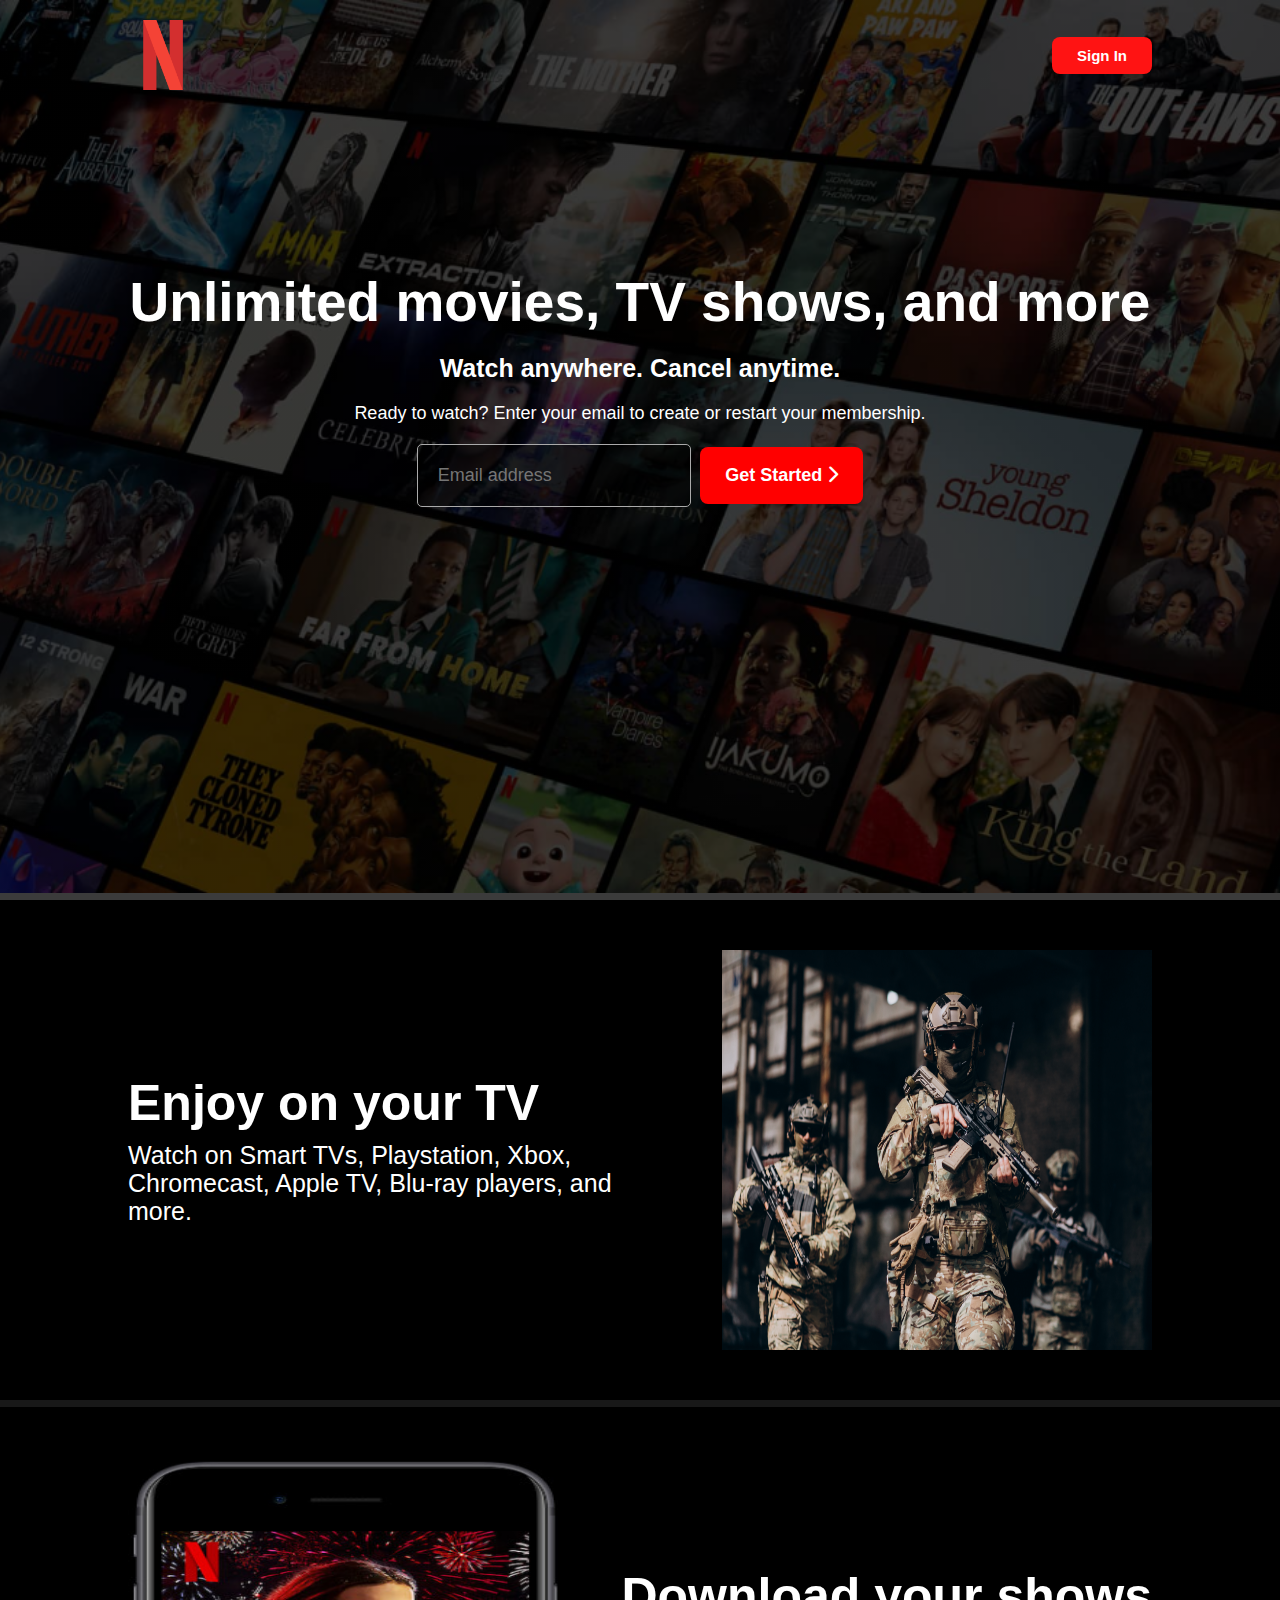
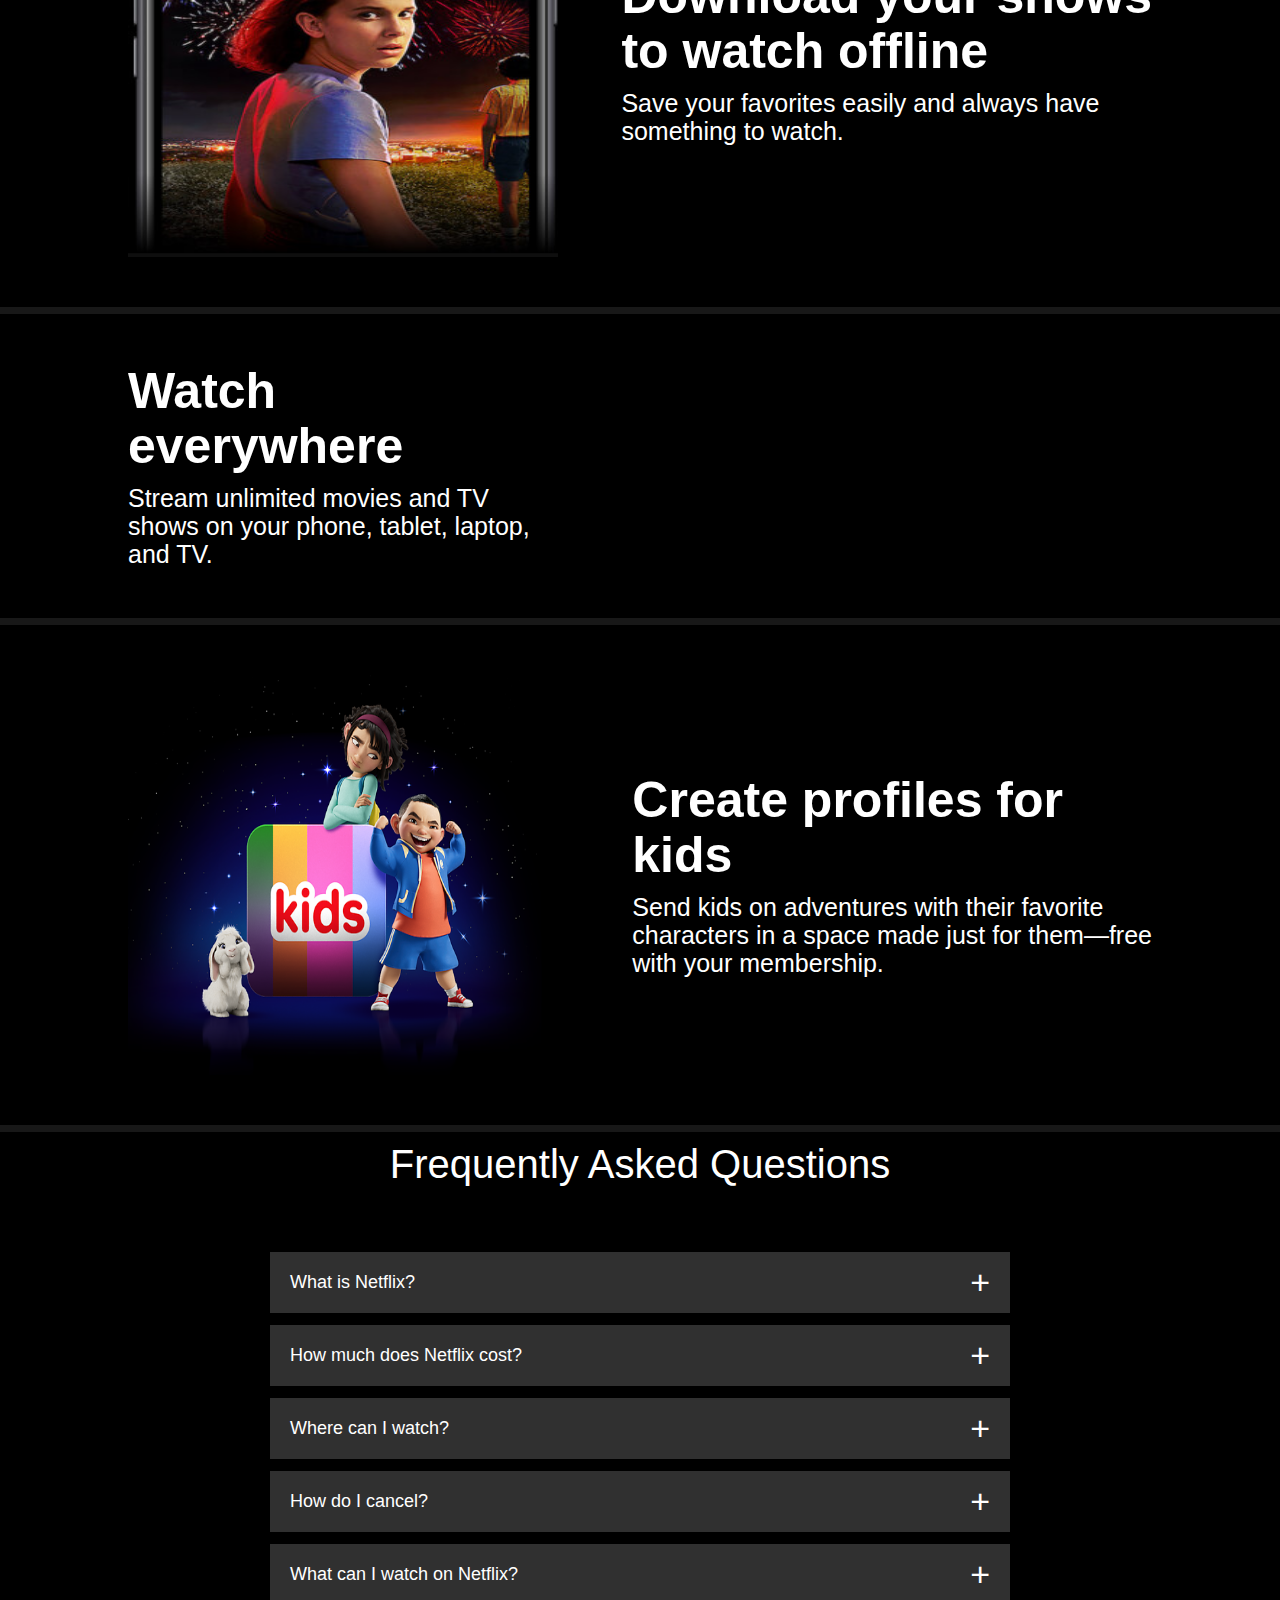
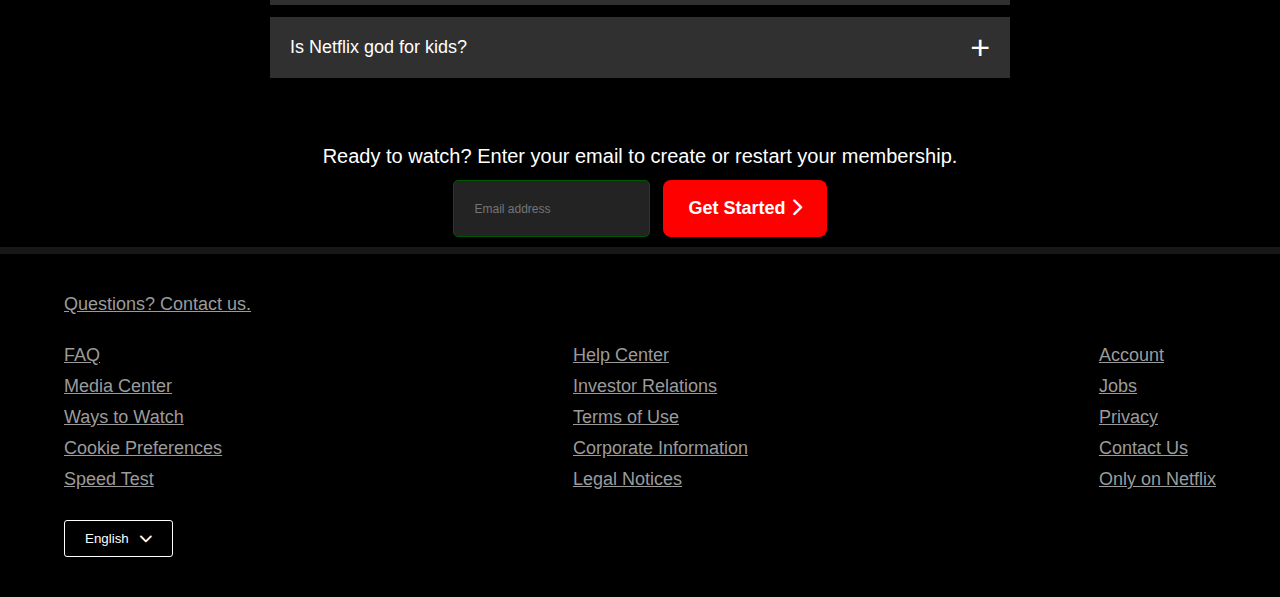
<file: index.html>
<!DOCTYPE html>
<html lang="en">

<head>
    <meta charset="UTF-8">
    <meta name="viewport" content="width=device-width, initial-scale=1.0">
    <title>Netflix</title>
    <link rel="stylesheet" href="./main.css">
    <link rel="stylesheet" href="./fontawesome/css/all.css">
</head>

<body>

    <section class="hero">
        <div class="header">
            <div class="menu-bar">
                <div class="image"> <img src="./images/netflix.png" alt=""></div>
                <button class="sign-up"><a href="./sign-up.html">Sign In</a></button>
            </div>

            <div class="header-content">
                <h1>Unlimited movies, TV shows, and more</h1>
                <h4>Watch anywhere. Cancel anytime.</h4>
                <p>Ready to watch? Enter your email to create or restart your membership.</p>
                <div class="header-buttons">
                    <input type="email" placeholder="Email address" class="email">
                    <button class="get-started">Get Started <i class="fa-solid fa-chevron-right"></i></button>
                </div>

            </div>
        </div>
    </section>

    <section class="body">
        <div class="body-content">
            <div class="bodies">
                <div class="write-up">
                    <h1>Enjoy on your TV</h1>
                    <p>Watch on Smart TVs, Playstation, Xbox,<br> Chromecast, Apple TV, Blu-ray players, and<br> more.
                    </p>
                </div>
                <div class="body-image">
                    <img src="./images/first.jpg">
                </div>
            </div>
        </div>

        <div class="body-content">
            <div class="bodies two">
                <div class="body-image">
                    <img src="./images/second.png">
                </div>
                <div class="write-up">
                    <h1>Download your shows <br>to watch offline</h1>
                    <p>Save your favorites easily and always have <br>something to watch.</p>
                </div>
            </div>
        </div>
        <div class="body-content">
            <div class="bodies">
                <div class="write-up">
                    <h1>Watch <br>everywhere</h1>
                    <p>Stream unlimited movies and TV <br>shows on your phone, tablet, laptop, <br>and TV.</p>
                </div>
                </div>
            </div>
        </div>

        <div class="body-content">
            <div class="bodies">
                <div class="body-image">
                    <img src="./images/third.png">
                </div>
                <div class="write-up">
                    <h1>Create profiles for <br>kids</h1>
                    <p>Send kids on adventures with their favorite <br>characters in a space made just for them—free
                        <br>with your membership.
                    </p>
                </div>
            </div>
        </div>
    </section>

    <section class="faq">
        <h2>Frequently Asked Questions</h2>
        <ul class="accordion">
            <li>
                <input type="radio" name="accordion" id="first">
                <label for="first">What is Netflix?</label>
                <div class="content">
                    <p>Netflix is a streaming service that offers a wide variety of award-winning TV shows, <br>movies,
                        anime, documentaries, and more on thousands of internet-connected devices. <br> <br>You can
                        watch as much as you want, whenever you want without a single commercial – all<br>for one
                        low monthly price. There's always something new to discover and new TV shows <br>and movies are
                        added every week!</p>
                </div>
            </li>


            <li>
                <input type="radio" name="accordion" id="second">
                <label for="second">How much does Netflix cost?</label>
                <div class="content">
                    <p>Watch Netflix on your smartphone, tablet, Smart TV, laptop, or streaming device, all for <br>one
                        fixed monthly fee. Plans range from ₦1,200 to ₦4,400 a month. No extra costs, no <br>contracts.
                    </p>
                </div>
            </li>

            <li>
                <input type="radio" name="accordion" id="third">
                <label for="third">Where can I watch?</label>
                <div class="content">
                    <p>Watch anywhere, anytime. Sign in with your Netflix account to watch instantly on the web <br>at
                        netflix.com from your personal computer or on any internet-connected device that <br>offers the
                        Netflix app, including smart TVs, smartphones, tablets, streaming media players <br>and game
                        consoles. <br><br>You can also download your favorite shows with the iOS, Android, or Windows 10
                        app. <br>Use downloads to watch while you're on the go and without an internet connection.
                        <br>Take Netflix with you anywhere.
                    </p>
                </div>
            </li>

            <li>
                <input type="radio" name="accordion" id="fourth">
                <label for="fourth">How do I cancel?</label>
                <div class="content">
                    <p>Netflix is flexible. There are no pesky contracts and no commitments. You can easily <br>cancel
                        your account online in two clicks. There are no cancellation fees – start or stop your
                        <br>account anytime.
                    </p>
                </div>
            </li>

            <li>
                <input type="radio" name="accordion" id="fifth">
                <label for="fifth">What can I watch on Netflix?</label>
                <div class="content">
                    <p>Netflix has an extensive library of feature films, documentaries, TV shows, anime,
                        award-<br>winning Netflix originals, and more. Watch as much as you want, anytime you want.</p>
                </div>
            </li>

            <li>
                <input type="radio" name="accordion" id="sixth">
                <label for="sixth">Is Netflix god for kids?</label>
                <div class="content">
                    <p>The Netflix Kids experience is included in your membership to give parents control while <br>kids
                        enjoy family-friendly TV shows and movies in their own space. <br><br>Kids profiles come with
                        PIN-protected parental controls that let you restrict the maturity <br>rating of content kids
                        can watch and block specific titles you don’t want kids to see.</p>
                </div>
            </li>
        </ul>
        <small>Ready to watch? Enter your email to create or restart your membership.</small>
        <div class="faq-buttons">
            <input type="email" placeholder="Email address">
            <button class="get-started">Get Started <i class="fa-solid fa-chevron-right"></i></button>
        </div>
    </section>

    <section class="footer">
        <div class="footer-content">
            <div class="heads">
                <ul>
                    <li><a href="#">Questions? Contact us.</a></li>
                </ul>
            </div>
            <div class="footer-contents">
                <ul>
                    <li><a href="#">FAQ</a></li>
                    <li><a href="#">Media Center</a></li>
                    <li><a href="#">Ways to Watch</a></li>
                    <li><a href="#">Cookie Preferences</a></li>
                    <li><a href="#">Speed Test</a></li>
                </ul>

                <ul>
                    <li><a href="#">Help Center</a></li>
                    <li><a href="#">Investor Relations</a></li>
                    <li><a href="#">Terms of Use</a></li>
                    <li><a href="#">Corporate Information</a></li>
                    <li><a href="#">Legal Notices</a></li>
                </ul>

                <ul>
                    <li><a href="#">Account</a></li>
                    <li><a href="#">Jobs</a></li>
                    <li><a href="#">Privacy</a></li>
                    <li><a href="#">Contact Us</a></li>
                    <li><a href="#">Only on Netflix</a></li>
                </ul>
            </div>
        <button class="language-btn">English <i class="fa-solid fa-chevron-down"></i></button>
        </div>
    </section>

</body>

</html>
</file>
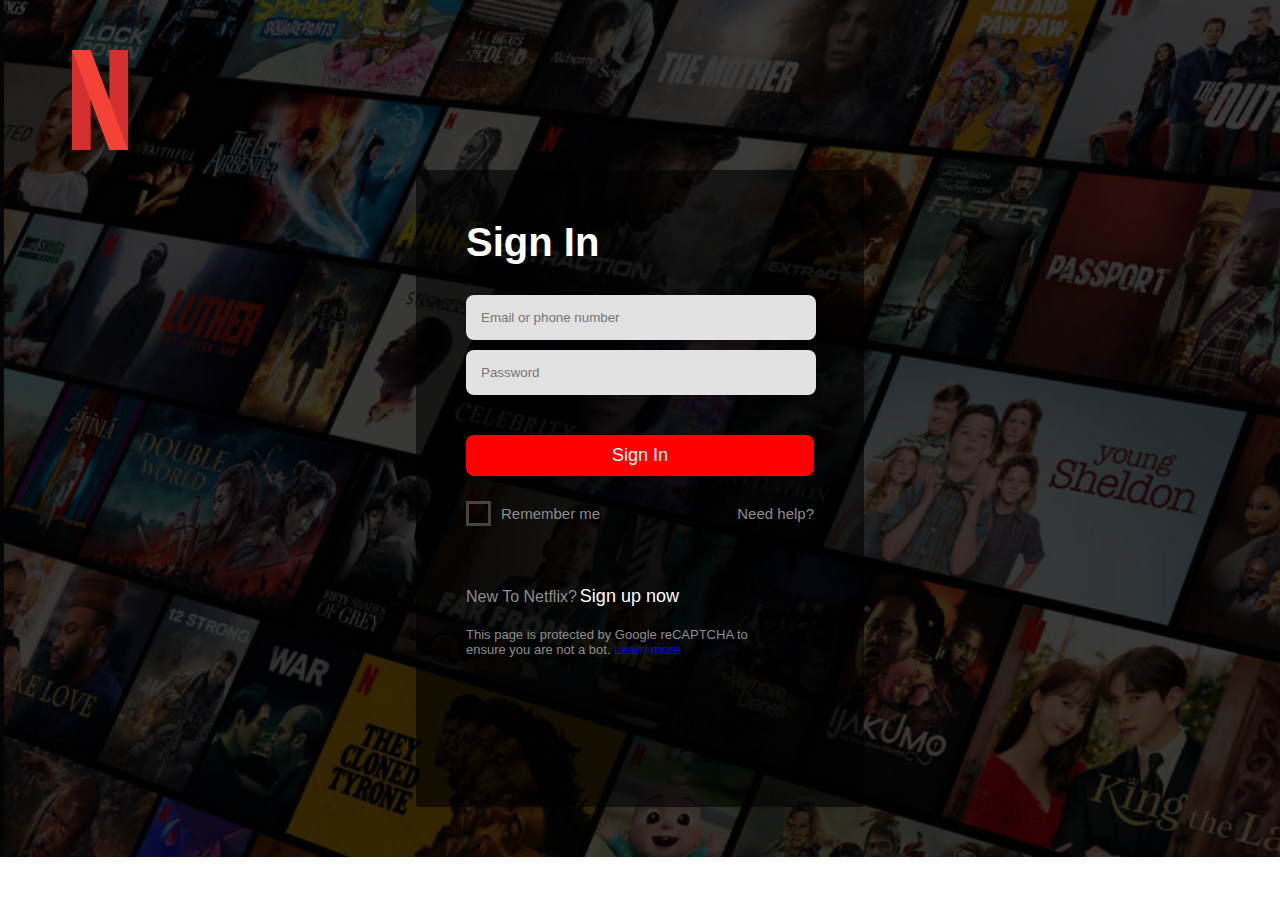
<file: sign-up.html>
<!DOCTYPE html>
<html lang="en">

<head>
    <meta charset="UTF-8">
    <meta name="viewport" content="width=device-width, initial-scale=1.0">
    <title>Sign-up</title>
    <link rel="stylesheet" href="./sign-up.css">
</head>

<body>

    <section class="hero">
        <div class="image"> <img src="./images/netflix.png" alt=""></div>
        <div class="hero-content">
            <div class="sign-up">
                <h1>Sign In</h1>
                <input type="email" name="email" placeholder="Email or phone number" class="email">
                <input type="password" name="password" placeholder="Password" class="password">
                <button class="sign">Sign In</button>
                <label>
                    <div class="check">
                        <input type="checkbox" class="checkboxs" />
                        <span class="checkbox"></span>
                        <p>Remember me</p>
                    </div>
                    <div class="check-down">
                        <p>Need help?</p>
                    </div>
                </label>

                <div class="sign-up-down">
                    <div class="top">
                        <p>New To Netflix?</p>
                        <span><a href="./index.html">Sign up now</a></span>
                    </div>
                    <div class="down">
                        <p>This page is protected by Google reCAPTCHA to<br>ensure you are not a bot. <a href="">Learn more</a></p>
                    </div>
                </div>
            </div>
        </div>
    </section>

</body>

</html>
</file>
<file: main.css>
*{
    margin: 0;
    padding: 0;
    box-sizing: border-box;
}

body{
    background: #000;
    color: #fff;
    font-family: 'Segoe UI', Tahoma, Geneva, Verdana, sans-serif;
}

.hero{
    width: 100%;
    height: 100vh;
    background: linear-gradient(rgba(0, 0, 0, 0.7), rgba(0, 0, 0, 0.7)), url(./images/header.png);
    background-size: cover;
    background-position: center;
    position: relative;
    border-bottom: 7px solid rgb(59, 59, 59);
}
.header{
    width: 80%;
    margin: 0 auto;
}
.menu-bar{
    /* border: 3px solid green; */
    display: flex;
    justify-content: space-between;
    align-items: center;
    padding-top: 20px;
}
.image{
    /* border: 3px solid white; */
    width: 70px;
    height: 70px;
}
.image img{
    width: 100%;
    height: 100%;
}
.sign-up{
    background: rgb(255, 19, 19);
    border-radius: 8px;
    padding: 10px;
    font-size: 15px;
    border: none;
    font-weight: 550;
    width: 100px;
    transition: all 0.5s;
    cursor: pointer;
}
.sign-up a{
    text-decoration: none;
    color: #fff;
}
.sign-up:hover{
    background: rgb(192, 4, 4);
}
.header-content{
    /* border: 3px solid green; */
    display: grid;
    flex-direction: column;
    place-items: center;
    margin-top: 180px;
}
.header-content h1{
    font-weight: 700;
    font-size: 55px;
}
.header-content h4{
    font-size: 25px;
    margin: 20px 0;
}
.header-content p{
    font-size: 18px;
    margin-bottom: 20px;
}
input{
    background: rgba(0, 0, 0, 0.5);
    outline: none;
    border: 1px solid rgb(170, 170, 170);
    color: rgb(170, 170, 170);
    padding: 20px;
    border-radius: 5px;
    /* width: 400px; */
    font-size: 18px;
}
.get-started{
    font-weight: 600;
    font-size: 18px;
    background: red;
    color: #fff;
    border-radius: 8px;
    border: none;
    padding: 18px 25px;
    transition: all 0.5s;
    cursor: pointer;
    /* width: 200px; */
    margin-left: 5px;
}
.get-started:hover{
    background: rgb(192, 4, 4);
}
.body-content{
    border-bottom: 7px solid rgb(59, 59, 59, 0.4);
}
.bodies{
    width: 80%;
    margin: 0 auto;
    padding: 50px 0;
    display: flex;
    justify-content: space-between;
    align-items: center;
}
.body-content h1{
    font-weight: 800;
    font-size: 50px;
    margin-bottom: 10px;
    line-height: 55px;
}
.body-content p{
    font-size: 25px;
    line-height: 28px;
}
.body-image{
    height: 400px;
    width: 430px;
    object-fit: cover;
    object-position: center;
}

.body-image img{
    width: 100%;
    height: 100%;
}
.faq{
    padding: 10px 12px;
    text-align: center;
    font-size: 18px;
}
.faq h2{
    font-weight: 500;
    font-size: 40px;
}
.accordion{
    margin: 60px auto;
    width: 100%;
    max-width: 750px;
}
.accordion li{
    list-style: none;
    width: 100%;
    padding: 5px;
}
.accordion li label{
    display: flex;
    align-items: center;
    padding: 20px;
    font-size: 18px;
    font-weight: 500;
    background: #303030;
    margin-bottom: 2px;
    cursor: pointer;
    position: relative;
}
label::after{
    content: "+";
    font-size: 34px;
    position: absolute;
    right: 20px;
    transition: transform 0.5s;
}
input[type="radio"]{
    display: none;
}
.accordion .content{
    background: #303030;
    text-align: left;
    padding: 0 20px;
    max-height: 0;
    overflow: hidden;
    transition: max-height 0.5s, padding 0.5s;
}
.accordion input[type="radio"]:checked + label + .content{
    max-height: 600px;
    padding: 30px 20px;
}
.accordion input[type="radio"]:checked + label::after{
    transform: rotate(135deg);
}
small{
    font-size: 20px;
}
.faq input{
    border: 1px solid rgb(1, 87, 1);
    background: rgb(173, 173, 173, 0.2);
    font-size: 12px;
}
.faq-buttons{
    margin-top: 12px;
    display: flex;
    flex-wrap: wrap;
    gap: 8px;
    justify-content: center;
}
.footer{
    border-top: 7px solid rgb(59, 59, 59, 0.4); 
}
.footer-content{
    width: 90%;
    margin: 0 auto;
    padding: 40px 0;
}
.footer-content li{
    display: flex;
    list-style: none;
}
.footer-content a{
    color: #9b9b9b;
    font-size: 18px;
}
.footer-contents{
    display: flex;
    justify-content: space-between;
    flex-wrap: wrap;
    gap: 15px;
}
.footer-contents a{
    margin-bottom: 10px;
}
.heads li{
    margin-bottom: 30px;
}
.footer .language-btn{
    color: #fff;
    padding: 10px 20px;
    border-radius: 3px;
    border: 1px solid #fff;
    background: transparent;
    cursor: pointer;
    margin-top: 20px;
}
.language-btn i{
    margin-left: 8px;
}

/* media query */
@media only screen and (max-width:600px) {

    .header{
        width: 100%;
        padding: 0 5px;
    }
    .header-content{
        text-align: center;
        height: 80vh;
        display: flex;
        flex-direction: column;
        justify-content: center;
        align-items: center;
        margin-top: 50px;
    }
    .email{
        width: 85%;
        margin-bottom: 20px;
    }

    .header-content{
        position: unset;
        transform: none;
        padding-top: 150px;
    }
    .header-content h1{
        font-size: 30px;
    }
    .header-buttons button, .header-buttons input{
        font-size: 12px;
        padding: 10px 15px;
    }
    .bodies{
        display: flex;
        flex-direction: column;
    }
    .body-content{
        width: 100%;
    }
    .two{
        flex-direction: column-reverse !important;
    }
    .write-up, .body-image{
        flex-basis: 100%;
        margin: 10px 0;
    }
    .write-up h1{
        font-size: 30px;
    }
    .write-up p{
        font-size: 15px;
    }
    .faq h2{
        font-size: 20px;
    }
    .accordion .content{
        font-size: 14px;
    }
    .accordion li label{
        padding: 10px;
        font-size: 14px;
    }
    label::after{
        font-size: 22px;
    }
    @media screen and (max-width:450px) {
        .hero{
            /* border: 3px solid yellow; */
            display: flex;
            width: 100vw;
            height: 100vh;
            background-repeat: no-repeat;
            background-size: cover;
        }
        .body-image{
            order: 1 !important;
            width: 100%;
        }
    }
    @media screen and (max-width:298px) {
        .header-content{
            position: absolute;
            bottom: 50px;
        }
        .write-up h1{
            text-align: center !important;
        }
    }
}
</file>
<file: sign-up.css>
*{
    margin: 0;
    padding: 0;
    box-sizing: border-box;
}
body{
    background: linear-gradient(rgba(0, 0, 0, 0.7), rgba(0, 0, 0, 0.7)), url(./images/header.png);
    background-repeat: no-repeat;
    background-size: cover;
    width: 100%;
    height: 100%;
}
.hero{
    background-size: cover;
    background-position: center;
    position: relative;
    font-family: 'Segoe UI', Tahoma, Geneva, Verdana, sans-serif;
    color: #fff;
}
.image{
    /* border: 3px solid white; */
    width: 150px;
    height: 150px;
    padding: 50px 0 0 50px;
}
.image img{
    width: 100%;
    height: 100%;
}
.hero-content{
    /* border: 3px solid green; */
    display: flex;
    justify-content: center;
    align-items: center;
    margin-top: 20px;
}
.sign-up{
    /* border: 3px solid tomato; */
    background: rgba(0, 0, 0, 0.6);
    padding: 50px 50px 150px 50px;
    display: flex;
    width: 35%;
    margin-bottom: 50px;
    flex-direction: column;
    border-radius: 3px;
}
h1{
    color: #fff;
    font-size: 40px;
    margin-bottom: 30px;
}
input{
    padding: 15px;
    border-radius: 8px;
    border: none;
    outline: none;
    background: #e2e2e2;
    width: 350px;
}
.password{
    margin: 10px 0 40px 0;
}
.sign{
    border: none;
    outline: none;
    background: red;
    color: #fff;
    padding: 10px;
    border-radius: 8px;
    font-size: 18px;
    cursor: pointer;
    transition: all 0.5s;
}
.sign:hover{
    background: rgb(192, 4, 4);
}
label{
    /* border: 3px solid yellow; */
    display: flex;
    padding: 10px 0;
    width: 100%;
    justify-content: space-between;
    align-items: center;
    margin-top: 15px;
}
.checkboxs{
    position: absolute;
    transform: scale(0);
}
.checkboxs:checked ~ .checkbox{
    transform: rotate(45deg);
    width: 14px;
    margin-left: 10px;
    border-color: #8d8d8d;
    border-top-color: transparent;
    border-left-color: transparent;
    border-radius: 0;
}
.checkbox{
    display: block;
    width: 25px;
    height: 25px;
    border: 3px solid #434343;
    transition: all 0.4s;
}
.check{
    display: flex;
    align-items: center;
    cursor: pointer;
}
label p{
    color: #8d8d8d;
    margin-left: 10px;
    font-size: 15px;
}
.check-down{
    cursor: pointer;
}
.sign-up-down{
    margin-top: 50px;
}
.top{
    display: flex;
    align-items: center;
    margin-bottom: 20px;
}
.top p{
    color: #8d8d8d;
}
.top a{
    text-decoration: none;
    color: #fff;
    font-size: 18px;
    margin-left: 3px;
    font-weight: 500;
}
.down{
    display: flex;
    color: #8d8d8d;
    font-size: 13px;
}
.down a{
    text-decoration: none;
    color: blue;
}

@media screen and (max-width:1165px) {
    .hero{
        background-size: cover;
        background-position: center;
        background-repeat: repeat;
        position: relative;
        background: linear-gradient(rgba(0, 0, 0, 0.7), rgba(0, 0, 0, 0.7)), url(./images/header.png);
        width: 100vw;
        height: 100vh;
    }
    .image{
        width: 85px;
        height: 85px;
        padding: 30px 0 0 30px;
    }
    .hero-content{
        /* border: 3px solid tomato; */
        padding: 20px;
        display: flex;
        justify-content: center;
        align-items: center;
        margin-top: 10px;
    }
    .sign-up{
        /* display: none; */
        background: rgba(0, 0, 0, 0.6);
        padding: 30px 30px 130px 30px;
        display: flex;
        width: 95%;
        height: 550px;
        margin-bottom: 50px;
        flex-direction: column;
        border-radius: 3px;
    }
    /* .sign{
        width: 80%; 
    } */
    .email{
        width: 80%;
    }
    .password{
        width: 80%;
    }
    .sign-up-down{
        display: flex;
        flex-direction: column;
        justify-content: center;
        align-items: center;
        text-align: center;
    }
}
</file>
